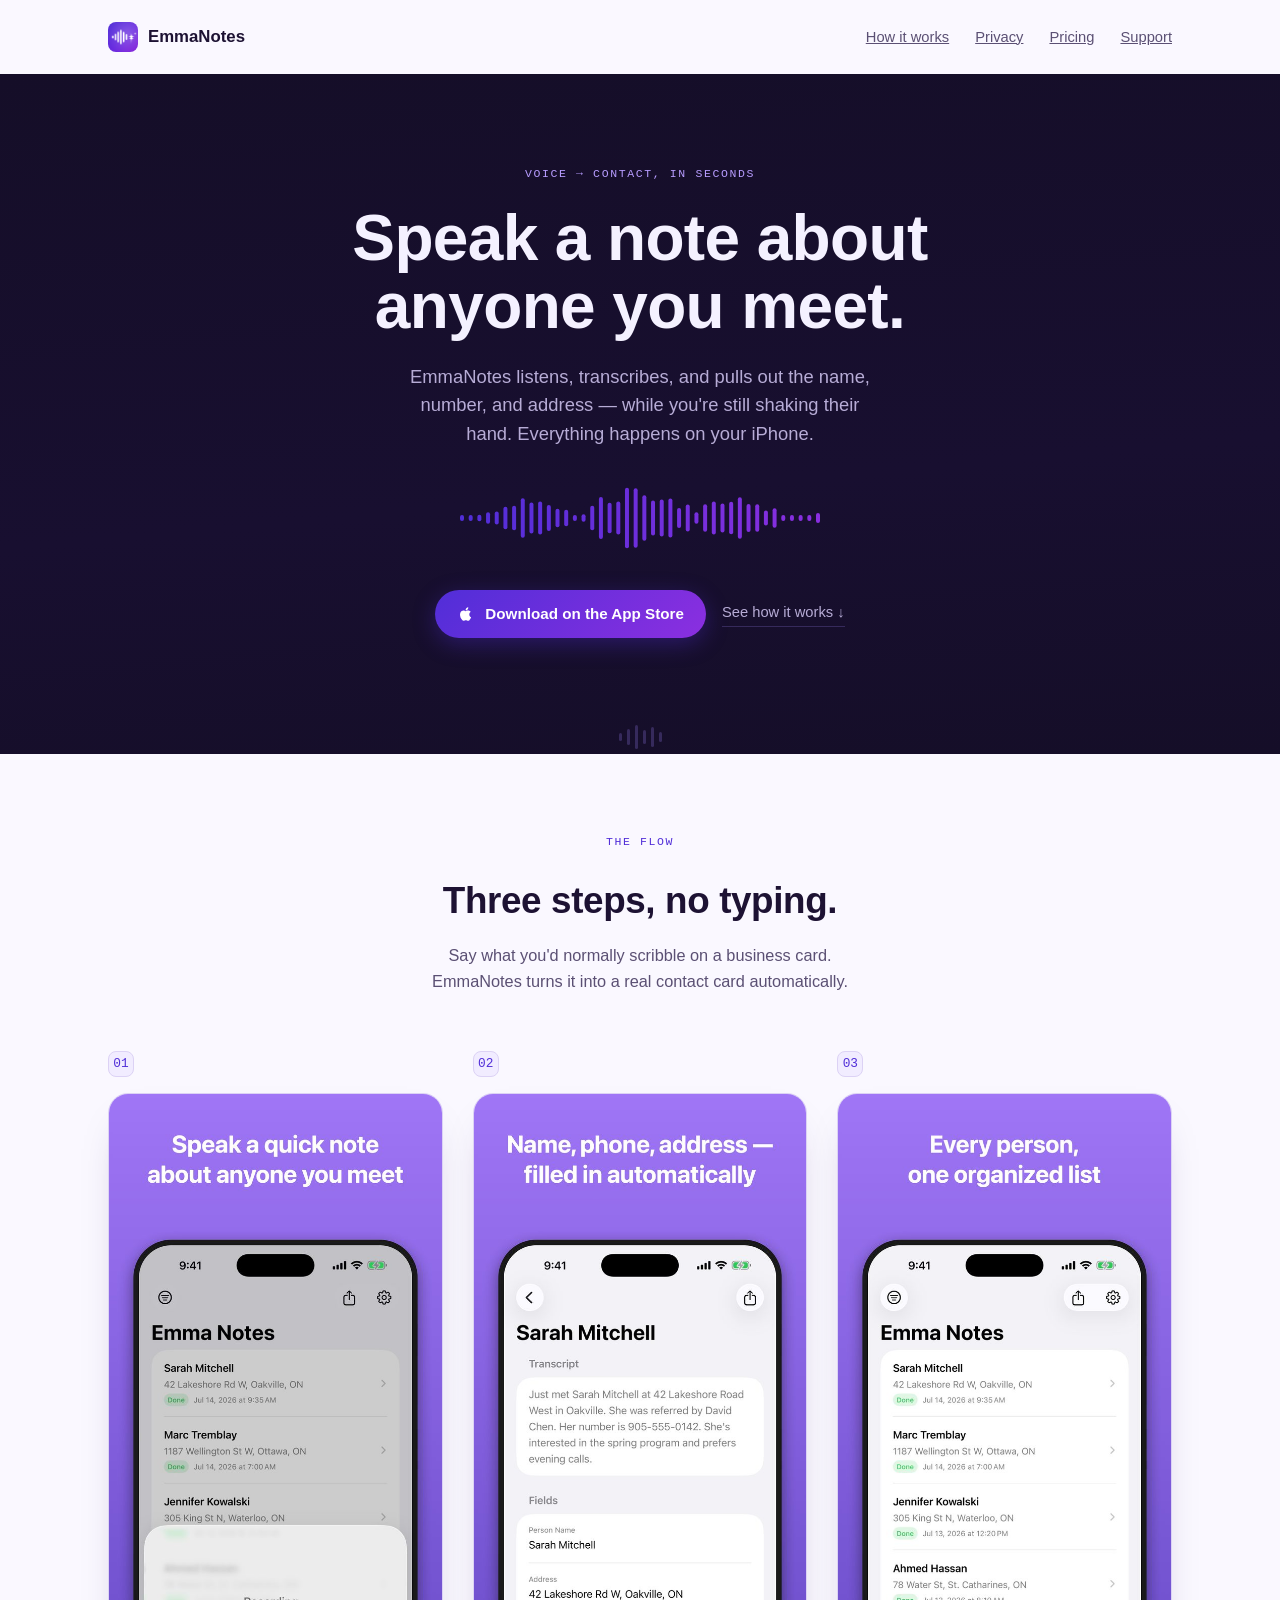
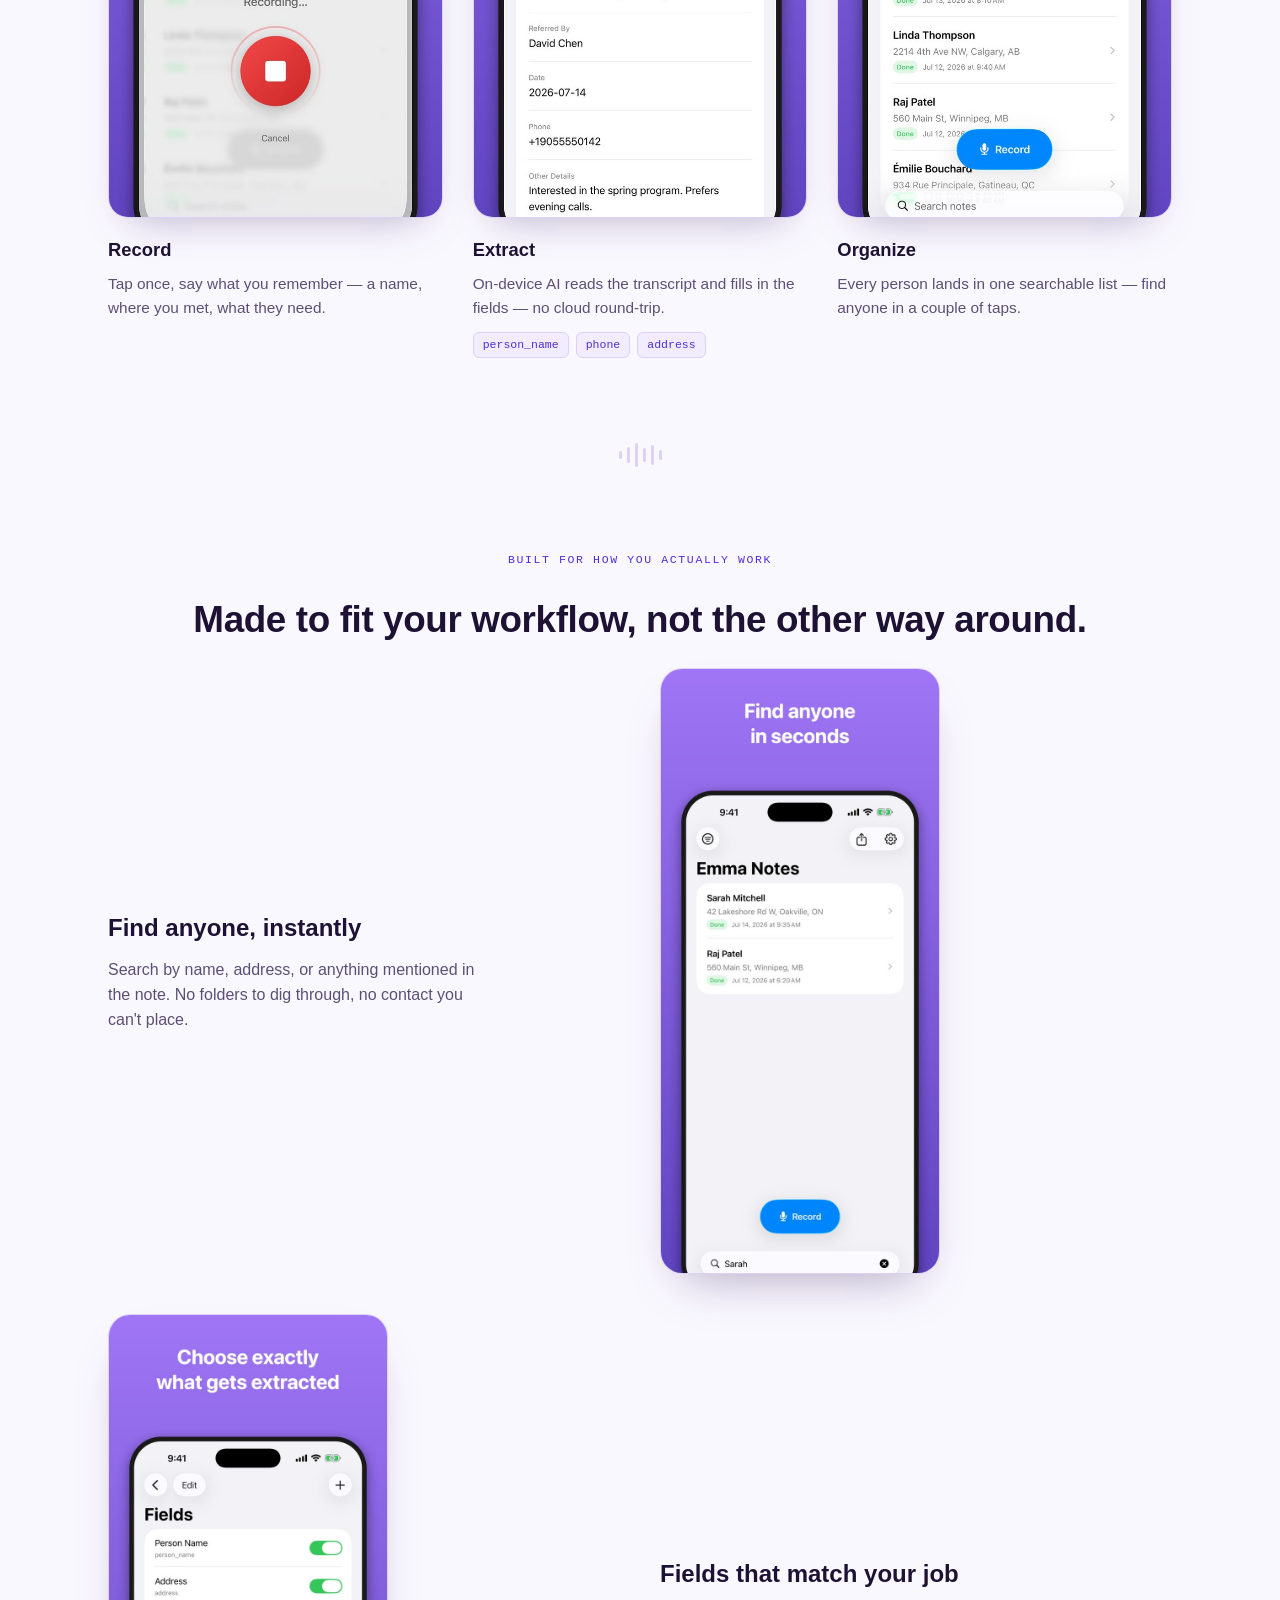
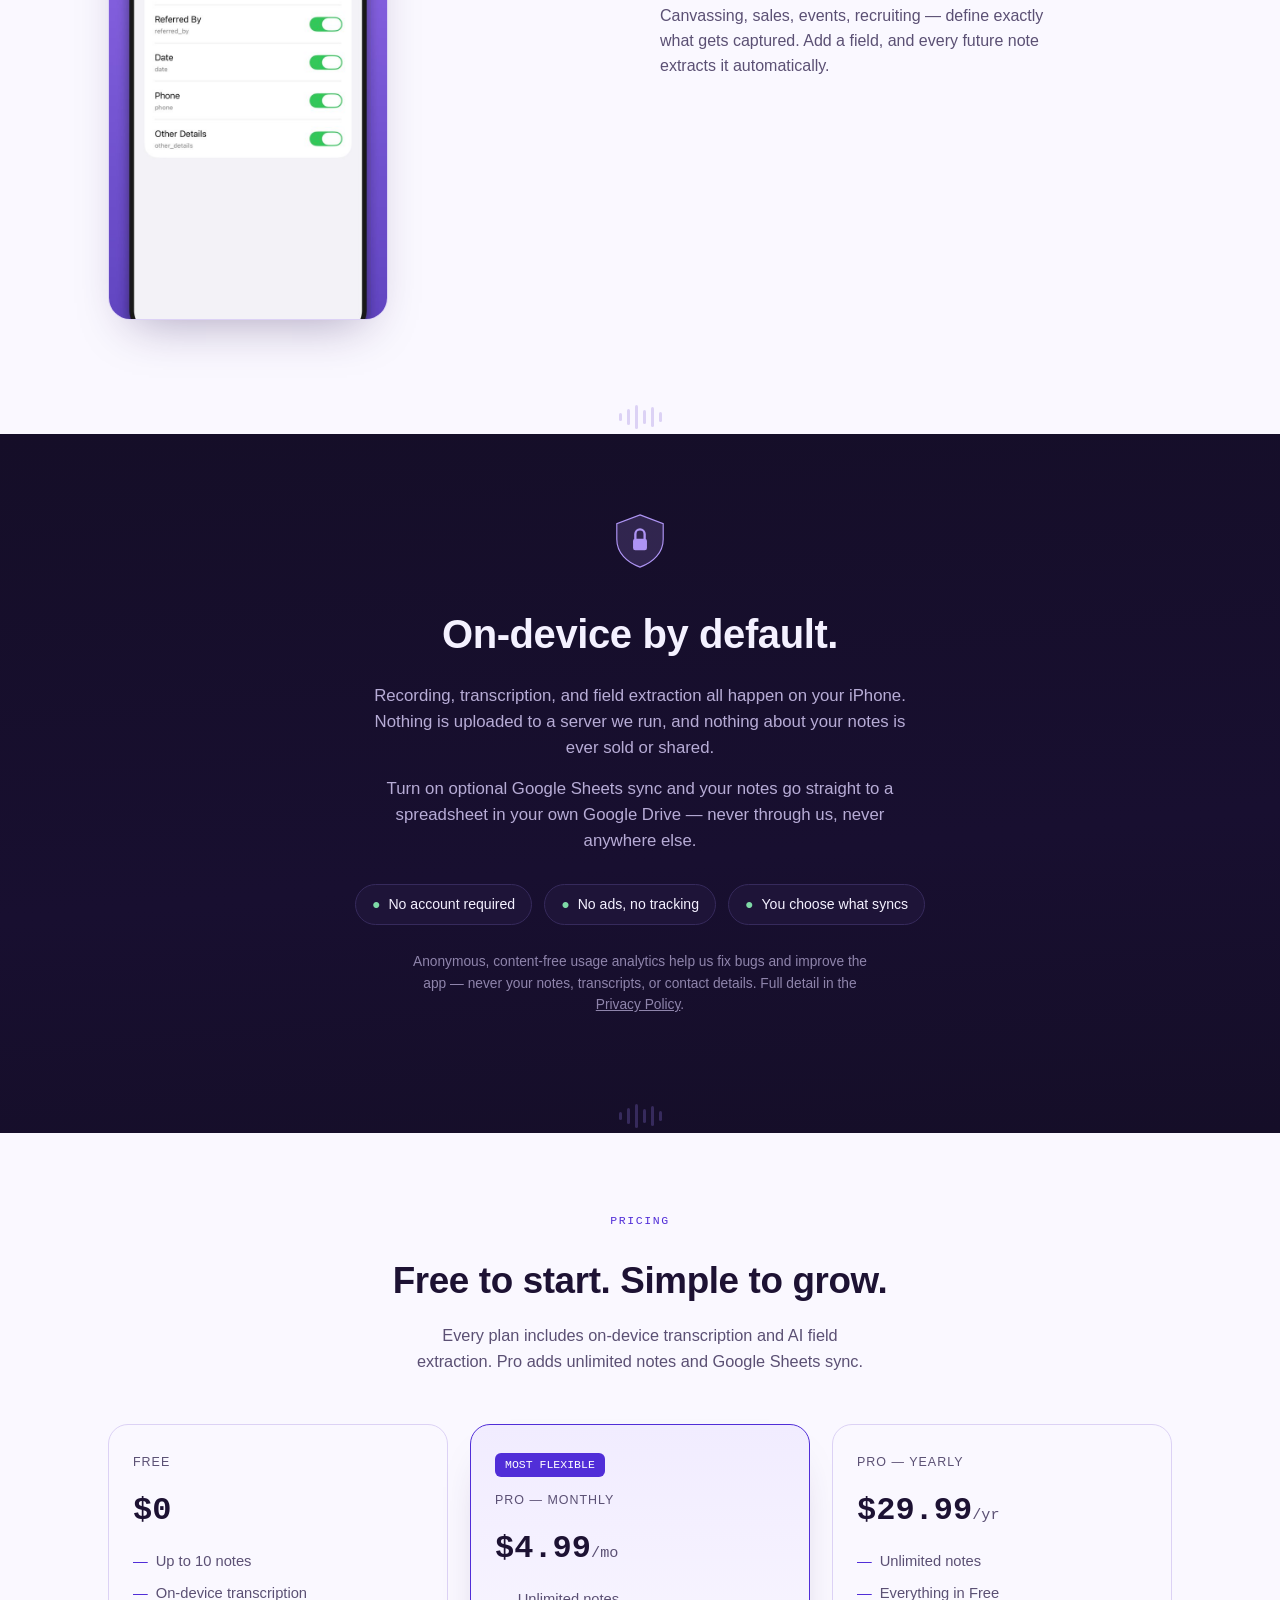
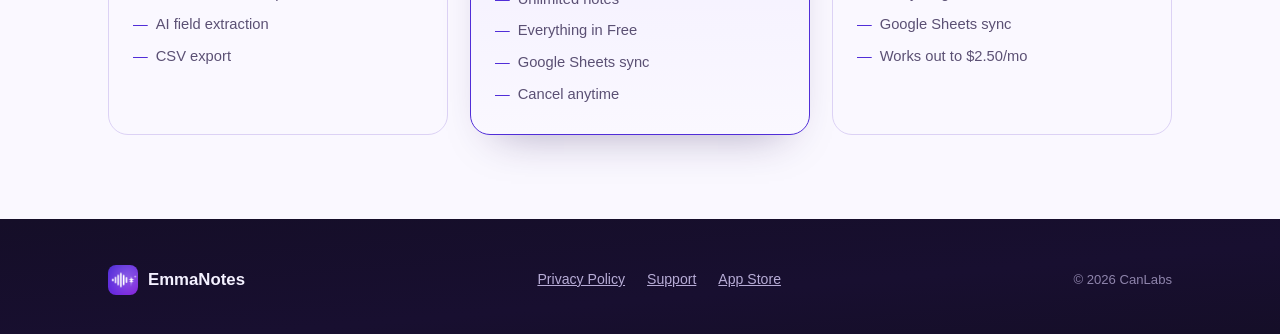
<file: index.html>
<!doctype html>
<html lang="en">
<head>
<meta charset="utf-8">
<meta name="viewport" content="width=device-width, initial-scale=1">
<title>EmmaNotes — Speak a note about anyone you meet</title>
<meta name="description" content="EmmaNotes transcribes and organizes voice notes about people you meet, entirely on your iPhone.">
<link rel="icon" href="assets/icon.png">
<link rel="stylesheet" href="site.css">
<style>
  /* ---------- hero (ink band) ---------- */
  .hero { padding: 86px 0 70px; text-align: center; }
  .eyebrow {
    display: inline-block; font-size: 0.72rem; letter-spacing: 0.14em; text-transform: uppercase;
    color: var(--violet-glow); margin-bottom: 22px;
  }
  .hero h1 { font-size: clamp(2.4rem, 5.4vw, 4rem); line-height: 1.06; margin-bottom: 22px; }
  .hero .sub {
    max-width: 46ch; margin: 0 auto 34px; font-size: 1.15rem; color: var(--text-on-ink-dim);
  }
  canvas#wave { display: block; margin: 0 auto 36px; }
  .cta-row { display: flex; align-items: center; justify-content: center; gap: 16px; flex-wrap: wrap; margin-bottom: 12px; }
  .btn-store {
    display: inline-flex; align-items: center; gap: 10px;
    border-radius: 999px; padding: 12px 22px;
    font-size: 0.95rem; font-weight: 600; color: #fff; text-decoration: none;
    background: linear-gradient(135deg, var(--violet-deep), var(--violet-bright));
    box-shadow: 0 6px 22px rgba(81, 46, 216, 0.35);
    transition: transform 0.15s ease, box-shadow 0.15s ease;
  }
  .btn-store:hover { transform: translateY(-1px); box-shadow: 0 10px 28px rgba(81, 46, 216, 0.45); }
  .btn-store svg { width: 18px; height: 18px; fill: currentColor; }
  @media (prefers-reduced-motion: reduce) { .btn-store { transition: none; } .btn-store:hover { transform: none; } }
  .link-ghost {
    font-size: 0.92rem; color: var(--text-on-ink-dim); text-decoration: none; border-bottom: 1px solid var(--ink-line); padding-bottom: 2px;
  }
  .link-ghost:hover { color: var(--text-on-ink); border-color: var(--violet-glow); }

  /* ---------- how it works (paper band) ---------- */
  .band-paper { background: var(--paper); }
  .section-head { text-align: center; padding: 74px 0 10px; }
  .section-head .eyebrow { color: var(--violet-deep); }
  .section-head h2 { font-size: clamp(1.7rem, 3.4vw, 2.3rem); color: var(--text-on-paper); }
  .section-head p { max-width: 52ch; margin: 14px auto 0; color: var(--text-on-paper-dim); font-size: 1.02rem; }

  .steps { display: grid; grid-template-columns: repeat(3, 1fr); gap: 30px; padding: 46px 0 80px; }
  @media (max-width: 860px) { .steps { grid-template-columns: 1fr; max-width: 380px; margin: 0 auto; } }
  .step { text-align: left; }
  .step .num {
    font-family: ui-monospace, "SF Mono", Menlo, monospace; font-size: 0.8rem; color: var(--violet-deep);
    background: var(--paper-raised); border: 1px solid var(--paper-line);
    display: inline-flex; align-items: center; justify-content: center;
    width: 26px; height: 26px; border-radius: 8px; margin-bottom: 16px;
  }
  .step .frame {
    border-radius: 20px; overflow: hidden; border: 1px solid var(--paper-line);
    box-shadow: 0 20px 40px -22px hsl(var(--shadow-color) / 0.35);
    margin-bottom: 18px;
  }
  .step .frame img { width: 100%; }
  .step h3 { font-size: 1.15rem; margin-bottom: 8px; }
  .step p { color: var(--text-on-paper-dim); font-size: 0.96rem; }
  .step .tags { display: flex; flex-wrap: wrap; gap: 7px; margin-top: 12px; }
  .tag {
    font-family: ui-monospace, "SF Mono", Menlo, monospace; font-size: 0.72rem;
    background: var(--paper-raised); border: 1px solid var(--paper-line); color: var(--violet-deep);
    padding: 3px 9px; border-radius: 6px;
  }

  /* ---------- features (paper, two-up) ---------- */
  .features { display: grid; grid-template-columns: 1fr 1fr; gap: 40px; padding: 10px 0 80px; align-items: center; }
  @media (max-width: 860px) { .features { grid-template-columns: 1fr; } }
  .feature-row { display: contents; }
  @media (max-width: 860px) { .feature-row { display: grid; gap: 40px; margin-bottom: 20px; } }
  .feature-text h3 { font-size: 1.5rem; margin-bottom: 12px; }
  .feature-text p { color: var(--text-on-paper-dim); font-size: 1rem; max-width: 44ch; }
  .feature-img .frame {
    border-radius: 22px; overflow: hidden; border: 1px solid var(--paper-line);
    box-shadow: 0 24px 48px -24px hsl(var(--shadow-color) / 0.4);
    max-width: 280px;
  }
  .feature-img .frame img { width: 100%; }
  .feature-img { display: flex; }
  .feature-row:nth-of-type(2) .feature-img { justify-content: flex-start; }
  .feature-row:nth-of-type(2) .feature-text { order: 2; }

  /* ---------- privacy (ink band) ---------- */
  .privacy { padding: 78px 0 84px; text-align: center; }
  .shield { width: 58px; height: 58px; margin: 0 auto 26px; opacity: 0.95; }
  .privacy h2 { font-size: clamp(1.9rem, 3.6vw, 2.5rem); margin-bottom: 18px; }
  .privacy p { max-width: 58ch; margin: 0 auto; color: var(--text-on-ink-dim); font-size: 1.05rem; }
  .privacy p + p { margin-top: 14px; }
  .privacy .fine { max-width: 60ch; margin: 26px auto 0; font-size: 0.86rem; color: var(--text-on-ink-dim); opacity: 0.75; }
  .chips { display: flex; justify-content: center; gap: 12px; flex-wrap: wrap; margin: 30px 0 6px; }
  .chip {
    display: inline-flex; align-items: center; gap: 8px;
    border: 1px solid var(--ink-line); background: var(--ink-raised);
    border-radius: 999px; padding: 9px 16px; font-size: 0.88rem; color: var(--text-on-ink);
  }
  .chip .ok { color: #7ED9A6; }

  /* ---------- pricing (paper) ---------- */
  .pricing-grid { display: grid; grid-template-columns: repeat(3, 1fr); gap: 22px; padding: 40px 0 84px; }
  @media (max-width: 860px) { .pricing-grid { grid-template-columns: 1fr; max-width: 380px; margin: 0 auto; } }
  .plan {
    border: 1px solid var(--paper-line); border-radius: 20px; padding: 28px 24px;
    background: var(--paper);
    display: flex; flex-direction: column; gap: 14px;
  }
  .plan.pro {
    border-color: var(--violet-deep);
    background: linear-gradient(180deg, var(--paper-raised), var(--paper));
    box-shadow: 0 22px 44px -26px hsl(var(--shadow-color) / 0.4);
  }
  .plan .kicker { font-size: 0.78rem; letter-spacing: 0.08em; text-transform: uppercase; color: var(--text-on-paper-dim); }
  .plan .price { font-family: ui-monospace, "SF Mono", Menlo, monospace; font-variant-numeric: tabular-nums; font-size: 2rem; font-weight: 600; }
  .plan .price small { font-size: 0.95rem; font-weight: 400; color: var(--text-on-paper-dim); }
  .plan ul { list-style: none; display: flex; flex-direction: column; gap: 9px; font-size: 0.92rem; color: var(--text-on-paper-dim); }
  .plan ul li::before { content: "—"; color: var(--violet-deep); margin-right: 8px; }
  .plan .tier-label {
    align-self: flex-start; font-size: 0.72rem; font-family: ui-monospace, "SF Mono", Menlo, monospace;
    background: var(--violet-deep); color: white; padding: 3px 10px; border-radius: 6px;
  }
</style>
</head>
<body>


<nav class="top">
  <div class="brand">
    <img src="assets/icon.png" alt="">
    EmmaNotes
  </div>
  <div class="links">
    <a href="#how">How it works</a>
    <a href="#privacy">Privacy</a>
    <a href="#pricing">Pricing</a>
    <a href="support.html">Support</a>
  </div>
</nav>

<section class="band-ink">
  <div class="wrap hero">
    <span class="eyebrow mono">Voice → contact, in seconds</span>
    <h1 class="display">Speak a note about<br>anyone you meet.</h1>
    <p class="sub">EmmaNotes listens, transcribes, and pulls out the name, number, and address — while you're still shaking their hand. Everything happens on your iPhone.</p>
    <canvas id="wave" width="360" height="72"></canvas>
    <div class="cta-row">
      <a class="btn-store" href="https://apps.apple.com/ca/app/emmanotes/id6790657989" target="_blank" rel="noopener">
        <svg viewBox="0 0 24 24" aria-hidden="true"><path d="M16.37 12.6c-.02-2.3 1.88-3.4 1.96-3.46-1.07-1.56-2.73-1.78-3.32-1.8-1.41-.14-2.76.83-3.48.83-.72 0-1.82-.81-3-.79-1.54.02-2.96.9-3.76 2.28-1.6 2.78-.41 6.9 1.15 9.16.76 1.1 1.67 2.34 2.86 2.3 1.15-.05 1.58-.74 2.97-.74 1.38 0 1.77.74 2.98.72 1.23-.02 2.01-1.12 2.76-2.23.87-1.28 1.23-2.52 1.25-2.58-.03-.01-2.4-.92-2.42-3.65zM14.1 5.86c.63-.77 1.06-1.83.94-2.89-.91.04-2.01.61-2.66 1.37-.58.67-1.09 1.75-.96 2.79 1.02.08 2.05-.52 2.68-1.27z"/></svg>
        Download on the App Store
      </a>
      <a class="link-ghost" href="#how">See how it works ↓</a>
    </div>
  </div>
  <div class="wave-divider" aria-hidden="true"><span></span><span></span><span></span><span></span><span></span><span></span></div>
</section>

<section class="band-paper" id="how">
  <div class="wrap">
    <div class="section-head">
      <span class="eyebrow mono">The flow</span>
      <h2 class="display">Three steps, no typing.</h2>
      <p>Say what you'd normally scribble on a business card. EmmaNotes turns it into a real contact card automatically.</p>
    </div>
    <div class="steps">
      <div class="step">
        <span class="num mono">01</span>
        <div class="frame"><img src="assets/1-record.jpg" alt="Recording a voice note in EmmaNotes"></div>
        <h3>Record</h3>
        <p>Tap once, say what you remember — a name, where you met, what they need.</p>
      </div>
      <div class="step">
        <span class="num mono">02</span>
        <div class="frame"><img src="assets/2-fields.jpg" alt="EmmaNotes filling in structured fields from a transcript"></div>
        <h3>Extract</h3>
        <p>On-device AI reads the transcript and fills in the fields — no cloud round-trip.</p>
        <div class="tags"><span class="tag">person_name</span><span class="tag">phone</span><span class="tag">address</span></div>
      </div>
      <div class="step">
        <span class="num mono">03</span>
        <div class="frame"><img src="assets/3-list.jpg" alt="A searchable list of organized notes in EmmaNotes"></div>
        <h3>Organize</h3>
        <p>Every person lands in one searchable list — find anyone in a couple of taps.</p>
      </div>
    </div>
  </div>
  <div class="wave-divider" aria-hidden="true"><span></span><span></span><span></span><span></span><span></span><span></span></div>
</section>

<section class="band-paper">
  <div class="wrap">
    <div class="section-head">
      <span class="eyebrow mono">Built for how you actually work</span>
      <h2 class="display">Made to fit your workflow, not the other way around.</h2>
    </div>
    <div class="features">
      <div class="feature-row">
        <div class="feature-text">
          <h3>Find anyone, instantly</h3>
          <p>Search by name, address, or anything mentioned in the note. No folders to dig through, no contact you can't place.</p>
        </div>
        <div class="feature-img"><div class="frame"><img src="assets/4-search.jpg" alt="Searching notes in EmmaNotes"></div></div>
      </div>
      <div class="feature-row">
        <div class="feature-text">
          <h3>Fields that match your job</h3>
          <p>Canvassing, sales, events, recruiting — define exactly what gets captured. Add a field, and every future note extracts it automatically.</p>
        </div>
        <div class="feature-img"><div class="frame"><img src="assets/5-custom.jpg" alt="Customizing extracted fields in EmmaNotes"></div></div>
      </div>
    </div>
  </div>
  <div class="wave-divider" aria-hidden="true"><span></span><span></span><span></span><span></span><span></span><span></span></div>
</section>

<section class="band-ink" id="privacy">
  <div class="wrap privacy">
    <svg class="shield" viewBox="0 0 100 100" fill="none" xmlns="http://www.w3.org/2000/svg" aria-hidden="true">
      <path d="M50 5L90 20V47C90 70 73 87 50 95C27 87 10 70 10 47V20L50 5Z" fill="var(--violet-glow)" opacity="0.18"/>
      <path d="M50 5L90 20V47C90 70 73 87 50 95C27 87 10 70 10 47V20L50 5Z" stroke="var(--violet-glow)" stroke-width="2"/>
      <rect x="38" y="46" width="24" height="20" rx="4" fill="var(--violet-glow)"/>
      <path d="M42 46V38a8 8 0 0 1 16 0v8" stroke="var(--violet-glow)" stroke-width="4" stroke-linecap="round"/>
    </svg>
    <h2 class="display">On-device by default.</h2>
    <p>Recording, transcription, and field extraction all happen on your iPhone. Nothing is uploaded to a server we run, and nothing about your notes is ever sold or shared.</p>
    <p>Turn on optional Google Sheets sync and your notes go straight to a spreadsheet in your own Google Drive — never through us, never anywhere else.</p>
    <div class="chips">
      <span class="chip"><span class="ok">●</span> No account required</span>
      <span class="chip"><span class="ok">●</span> No ads, no tracking</span>
      <span class="chip"><span class="ok">●</span> You choose what syncs</span>
    </div>
    <p class="fine">Anonymous, content-free usage analytics help us fix bugs and improve the app — never your notes, transcripts, or contact details. Full detail in the <a href="privacy.html" style="text-decoration:underline;">Privacy Policy</a>.</p>
  </div>
  <div class="wave-divider" aria-hidden="true"><span></span><span></span><span></span><span></span><span></span><span></span></div>
</section>

<section class="band-paper" id="pricing">
  <div class="wrap">
    <div class="section-head">
      <span class="eyebrow mono">Pricing</span>
      <h2 class="display">Free to start. Simple to grow.</h2>
      <p>Every plan includes on-device transcription and AI field extraction. Pro adds unlimited notes and Google Sheets sync.</p>
    </div>
    <div class="pricing-grid">
      <div class="plan">
        <span class="kicker">Free</span>
        <div class="price">$0</div>
        <ul>
          <li>Up to 10 notes</li>
          <li>On-device transcription</li>
          <li>AI field extraction</li>
          <li>CSV export</li>
        </ul>
      </div>
      <div class="plan pro">
        <span class="tier-label">MOST FLEXIBLE</span>
        <span class="kicker">Pro — Monthly</span>
        <div class="price">$4.99<small>/mo</small></div>
        <ul>
          <li>Unlimited notes</li>
          <li>Everything in Free</li>
          <li>Google Sheets sync</li>
          <li>Cancel anytime</li>
        </ul>
      </div>
      <div class="plan">
        <span class="kicker">Pro — Yearly</span>
        <div class="price">$29.99<small>/yr</small></div>
        <ul>
          <li>Unlimited notes</li>
          <li>Everything in Free</li>
          <li>Google Sheets sync</li>
          <li>Works out to $2.50/mo</li>
        </ul>
      </div>
    </div>
  </div>
</section>

<footer class="band-ink">
  <div class="wrap foot-row">
    <div class="brand"><img src="assets/icon.png" alt=""> EmmaNotes</div>
    <div class="foot-links">
      <a href="privacy.html">Privacy Policy</a>
      <a href="support.html">Support</a>
      <a href="https://apps.apple.com/ca/app/emmanotes/id6790657989" target="_blank" rel="noopener">App Store</a>
    </div>
    <div class="foot-copy">© 2026 CanLabs</div>
  </div>
</footer>

<script>
(function () {
  var canvas = document.getElementById('wave');
  if (!canvas) return;
  var ctx = canvas.getContext('2d');
  var dpr = Math.min(window.devicePixelRatio || 1, 2);
  var reduceMotion = window.matchMedia('(prefers-reduced-motion: reduce)').matches;
  var W = canvas.clientWidth, H = canvas.clientHeight;
  canvas.width = W * dpr; canvas.height = H * dpr;
  ctx.scale(dpr, dpr);

  var bars = 42;
  var barW = 4;
  var gap = (W - bars * barW) / (bars - 1);
  var heights = new Array(bars).fill(0).map(function (_, i) {
    var mid = bars / 2;
    var d = Math.abs(i - mid) / mid;
    return (1 - d * 0.75) * (0.35 + Math.random() * 0.4);
  });
  var phase = 0;

  function color(t) {
    // interpolate between violet-deep and violet-bright
    var c1 = [81, 46, 216], c2 = [139, 47, 224];
    var r = Math.round(c1[0] + (c2[0] - c1[0]) * t);
    var g = Math.round(c1[1] + (c2[1] - c1[1]) * t);
    var b = Math.round(c1[2] + (c2[2] - c1[2]) * t);
    return 'rgb(' + r + ',' + g + ',' + b + ')';
  }

  function draw() {
    ctx.clearRect(0, 0, W, H);
    for (var i = 0; i < bars; i++) {
      var base = heights[i];
      var wobble = reduceMotion ? 0 : Math.sin(phase + i * 0.5) * 0.18;
      var h = Math.max(6, (base + wobble) * H);
      var x = i * (barW + gap);
      var y = (H - h) / 2;
      ctx.fillStyle = color(i / bars);
      ctx.beginPath();
      if (ctx.roundRect) { ctx.roundRect(x, y, barW, h, 2); } else { ctx.rect(x, y, barW, h); }
      ctx.fill();
    }
  }

  draw();
  if (!reduceMotion) {
    (function loop() {
      phase += 0.045;
      draw();
      requestAnimationFrame(loop);
    })();
  }
})();
</script>

</body>
</html>
</file>
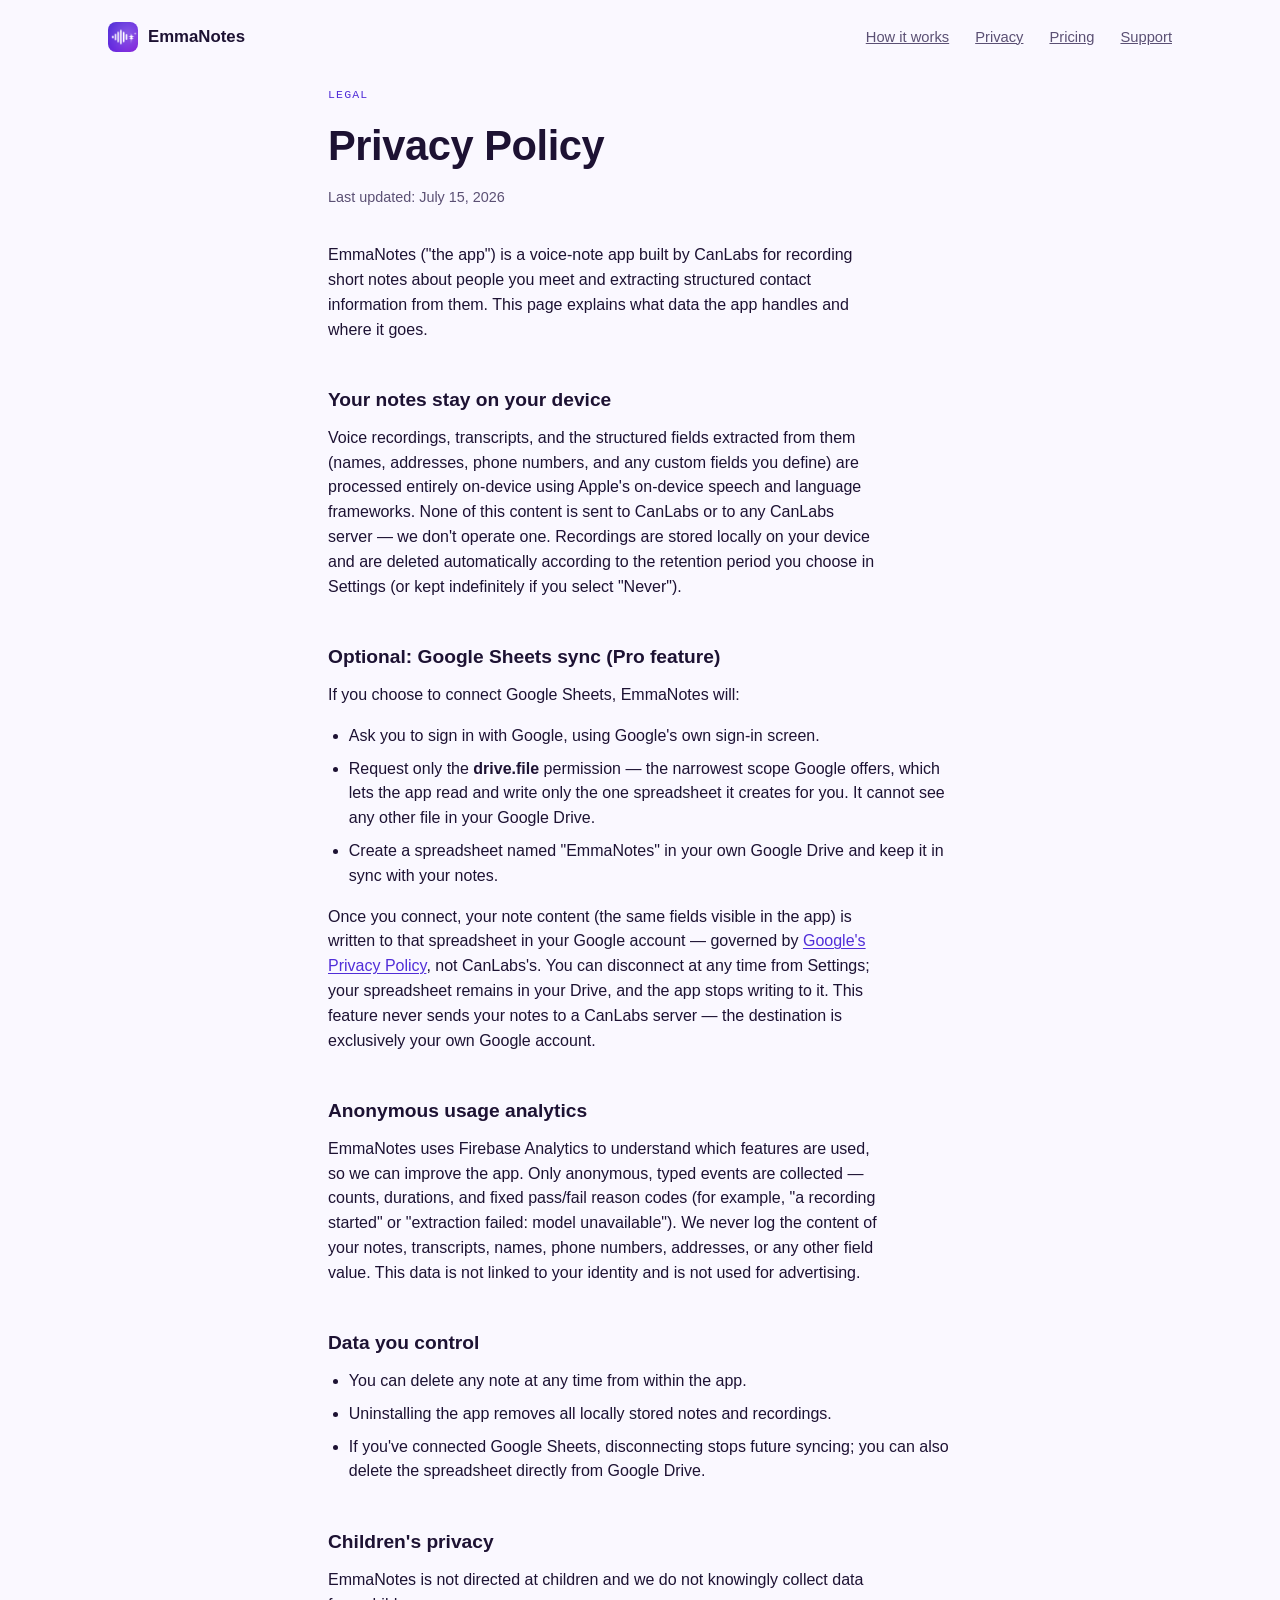
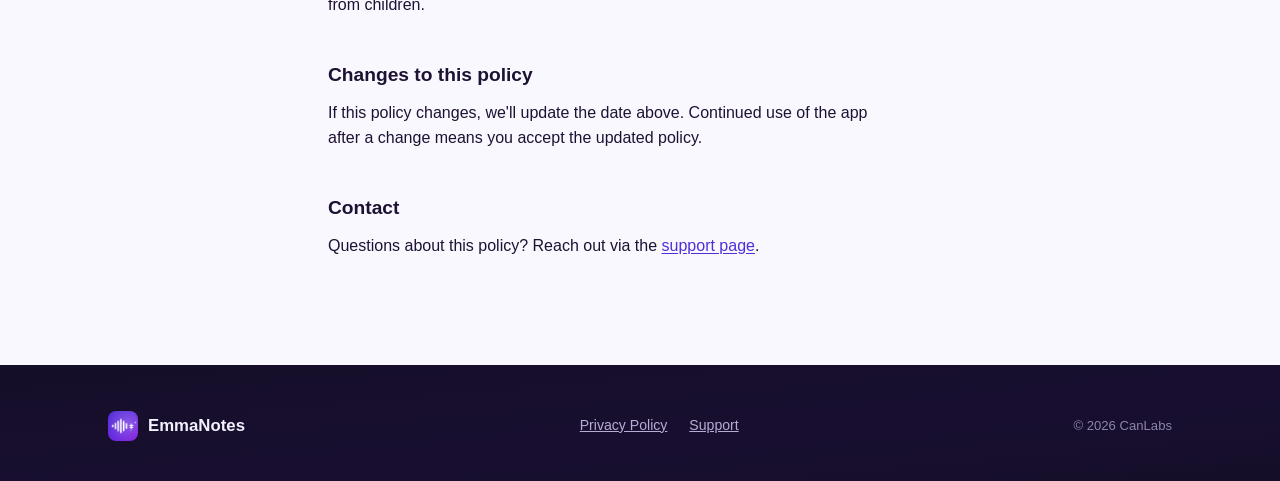
<file: privacy.html>
<!doctype html>
<html lang="en">
<head>
<meta charset="utf-8">
<meta name="viewport" content="width=device-width, initial-scale=1">
<title>EmmaNotes Privacy Policy</title>
<meta name="description" content="How EmmaNotes handles your data: on-device by default, optional Google Sheets sync, content-free analytics.">
<link rel="icon" href="assets/icon.png">
<link rel="stylesheet" href="site.css">
</head>
<body>

<nav class="top">
  <div class="brand"><img src="assets/icon.png" alt=""> EmmaNotes</div>
  <div class="links">
    <a href="index.html#how">How it works</a>
    <a href="index.html#privacy">Privacy</a>
    <a href="index.html#pricing">Pricing</a>
    <a href="support.html">Support</a>
  </div>
</nav>

<main class="doc">
  <span class="eyebrow mono">Legal</span>
  <h1 class="display">Privacy Policy</h1>
  <p class="updated">Last updated: July 15, 2026</p>

  <p>EmmaNotes ("the app") is a voice-note app built by CanLabs for recording
  short notes about people you meet and extracting structured contact
  information from them. This page explains what data the app handles and
  where it goes.</p>

  <h2>Your notes stay on your device</h2>
  <p>Voice recordings, transcripts, and the structured fields extracted from
  them (names, addresses, phone numbers, and any custom fields you define)
  are processed entirely on-device using Apple's on-device speech and
  language frameworks. None of this content is sent to CanLabs or to any
  CanLabs server — we don't operate one. Recordings are stored locally on
  your device and are deleted automatically according to the retention
  period you choose in Settings (or kept indefinitely if you select
  "Never").</p>

  <h2>Optional: Google Sheets sync (Pro feature)</h2>
  <p>If you choose to connect Google Sheets, EmmaNotes will:</p>
  <ul>
    <li>Ask you to sign in with Google, using Google's own sign-in screen.</li>
    <li>Request only the <strong>drive.file</strong> permission — the
        narrowest scope Google offers, which lets the app read and write
        only the one spreadsheet it creates for you. It cannot see any other
        file in your Google Drive.</li>
    <li>Create a spreadsheet named "EmmaNotes" in your own Google Drive and
        keep it in sync with your notes.</li>
  </ul>
  <p>Once you connect, your note content (the same fields visible in the
  app) is written to that spreadsheet in your Google account — governed
  by <a href="https://policies.google.com/privacy" target="_blank" rel="noopener">Google's Privacy Policy</a>,
  not CanLabs's. You can disconnect at any time from Settings; your
  spreadsheet remains in your Drive, and the app stops writing to it.
  This feature never sends your notes to a CanLabs server — the destination
  is exclusively your own Google account.</p>

  <h2>Anonymous usage analytics</h2>
  <p>EmmaNotes uses Firebase Analytics to understand which features are
  used, so we can improve the app. Only anonymous, typed events are
  collected — counts, durations, and fixed pass/fail reason codes (for
  example, "a recording started" or "extraction failed: model
  unavailable"). We never log the content of your notes, transcripts,
  names, phone numbers, addresses, or any other field value. This data is
  not linked to your identity and is not used for advertising.</p>

  <h2>Data you control</h2>
  <ul>
    <li>You can delete any note at any time from within the app.</li>
    <li>Uninstalling the app removes all locally stored notes and
        recordings.</li>
    <li>If you've connected Google Sheets, disconnecting stops future
        syncing; you can also delete the spreadsheet directly from Google
        Drive.</li>
  </ul>

  <h2>Children's privacy</h2>
  <p>EmmaNotes is not directed at children and we do not knowingly collect
  data from children.</p>

  <h2>Changes to this policy</h2>
  <p>If this policy changes, we'll update the date above. Continued use of
  the app after a change means you accept the updated policy.</p>

  <h2>Contact</h2>
  <p>Questions about this policy? Reach out via the
  <a href="support.html">support page</a>.</p>
</main>

<footer class="band-ink">
  <div class="wrap foot-row">
    <div class="brand"><img src="assets/icon.png" alt=""> EmmaNotes</div>
    <div class="foot-links">
      <a href="privacy.html">Privacy Policy</a>
      <a href="support.html">Support</a>
    </div>
    <div class="foot-copy">© 2026 CanLabs</div>
  </div>
</footer>

</body>
</html>
</file>
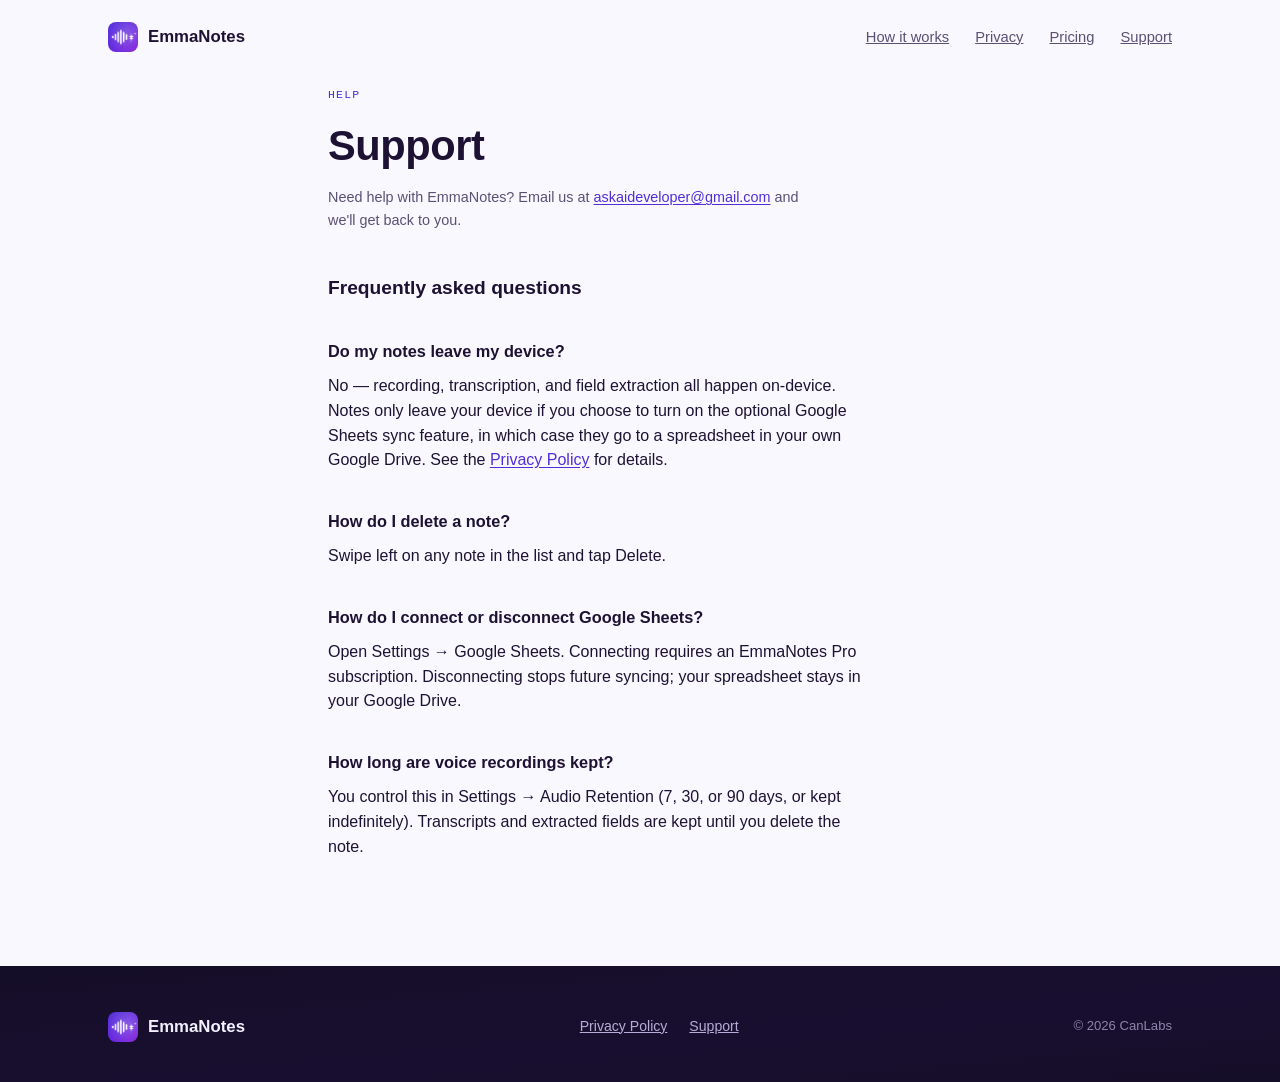
<file: support.html>
<!doctype html>
<html lang="en">
<head>
<meta charset="utf-8">
<meta name="viewport" content="width=device-width, initial-scale=1">
<title>EmmaNotes Support</title>
<meta name="description" content="Get help with EmmaNotes — contact us or check frequently asked questions.">
<link rel="icon" href="assets/icon.png">
<link rel="stylesheet" href="site.css">
</head>
<body>

<nav class="top">
  <div class="brand"><img src="assets/icon.png" alt=""> EmmaNotes</div>
  <div class="links">
    <a href="index.html#how">How it works</a>
    <a href="index.html#privacy">Privacy</a>
    <a href="index.html#pricing">Pricing</a>
    <a href="support.html">Support</a>
  </div>
</nav>

<main class="doc">
  <span class="eyebrow mono">Help</span>
  <h1 class="display">Support</h1>
  <p class="updated dim">Need help with EmmaNotes? Email us at
  <a href="mailto:askaideveloper@gmail.com">askaideveloper@gmail.com</a>
  and we'll get back to you.</p>

  <h2>Frequently asked questions</h2>

  <div class="faq-item">
    <h2>Do my notes leave my device?</h2>
    <p>No — recording, transcription, and field extraction all happen
    on-device. Notes only leave your device if you choose to turn on the
    optional Google Sheets sync feature, in which case they go to a
    spreadsheet in your own Google Drive. See the
    <a href="privacy.html">Privacy Policy</a> for details.</p>
  </div>

  <div class="faq-item">
    <h2>How do I delete a note?</h2>
    <p>Swipe left on any note in the list and tap Delete.</p>
  </div>

  <div class="faq-item">
    <h2>How do I connect or disconnect Google Sheets?</h2>
    <p>Open Settings → Google Sheets. Connecting requires an EmmaNotes Pro
    subscription. Disconnecting stops future syncing; your spreadsheet stays
    in your Google Drive.</p>
  </div>

  <div class="faq-item">
    <h2>How long are voice recordings kept?</h2>
    <p>You control this in Settings → Audio Retention (7, 30, or 90 days, or
    kept indefinitely). Transcripts and extracted fields are kept until you
    delete the note.</p>
  </div>
</main>

<footer class="band-ink">
  <div class="wrap foot-row">
    <div class="brand"><img src="assets/icon.png" alt=""> EmmaNotes</div>
    <div class="foot-links">
      <a href="privacy.html">Privacy Policy</a>
      <a href="support.html">Support</a>
    </div>
    <div class="foot-copy">© 2026 CanLabs</div>
  </div>
</footer>

</body>
</html>
</file>
<file: site.css>
/* Shared across every page: tokens, nav, footer, wave-divider, base type.
   Page-specific layout (landing sections, doc content) lives inline per page. */

:root {
  --ink: #150E28;
  --ink-raised: #1E1438;
  --ink-line: #362A5C;
  --paper: #FAF8FF;
  --paper-raised: #F1ECFF;
  --paper-line: #DCD2F5;
  --violet-deep: #512ED8;
  --violet-bright: #8B2FE0;
  --violet-glow: #B79CFF;
  --text-on-paper: #1D1233;
  --text-on-paper-dim: #5B5074;
  --text-on-ink: #F4F1FF;
  --text-on-ink-dim: #B7ACD6;
  --shadow-color: 262deg 60% 20%;
}
:root[data-theme="dark"] { color-scheme: dark; }
:root[data-theme="light"] { color-scheme: light; }
@media (prefers-color-scheme: dark) {
  :root:not([data-theme="light"]) { color-scheme: dark; }
}

* { box-sizing: border-box; margin: 0; padding: 0; }
html { scroll-behavior: smooth; }
body {
  background: var(--paper);
  color: var(--text-on-paper);
  font-family: -apple-system, BlinkMacSystemFont, "Segoe UI", Roboto, Helvetica, Arial, sans-serif;
  line-height: 1.55;
  -webkit-font-smoothing: antialiased;
  overflow-x: hidden;
}
.display {
  font-family: ui-rounded, -apple-system, BlinkMacSystemFont, "SF Pro Rounded", "Helvetica Neue", sans-serif;
  font-weight: 800;
  letter-spacing: -0.01em;
  text-wrap: balance;
}
.mono { font-family: ui-monospace, "SF Mono", "Cascadia Code", Menlo, monospace; }
a { color: inherit; }
img { max-width: 100%; display: block; }
.wrap { max-width: 1120px; margin: 0 auto; padding: 0 28px; }
section { position: relative; }

/* ---------- waveform divider ---------- */
.wave-divider { display: flex; align-items: center; justify-content: center; gap: 5px; height: 34px; }
.wave-divider span {
  width: 3px; border-radius: 3px;
  background: var(--divider-color, var(--paper-line));
  animation: wave-pulse 2.6s ease-in-out infinite;
}
@media (prefers-reduced-motion: reduce) { .wave-divider span { animation: none; } }
.wave-divider span:nth-child(1) { height: 8px;  animation-delay: -1.9s; }
.wave-divider span:nth-child(2) { height: 16px; animation-delay: -1.5s; }
.wave-divider span:nth-child(3) { height: 24px; animation-delay: -1.1s; }
.wave-divider span:nth-child(4) { height: 14px; animation-delay: -0.7s; }
.wave-divider span:nth-child(5) { height: 20px; animation-delay: -0.3s; }
.wave-divider span:nth-child(6) { height: 10px; animation-delay: 0s; }
@keyframes wave-pulse { 0%,100% { transform: scaleY(0.55); opacity: .55; } 50% { transform: scaleY(1); opacity: 1; } }
.band-ink .wave-divider { --divider-color: var(--ink-line); }

/* ---------- nav ---------- */
nav.top {
  display: flex; align-items: center; justify-content: space-between;
  padding: 22px 28px; max-width: 1120px; margin: 0 auto;
}
.brand { display: flex; align-items: center; gap: 10px; font-weight: 800; font-size: 1.05rem; }
.brand img { width: 30px; height: 30px; border-radius: 8px; }
nav.top .links { display: flex; gap: 26px; font-size: 0.92rem; color: var(--text-on-paper-dim); }
nav.top .links a:hover { color: var(--violet-deep); }

.band-ink { background: linear-gradient(175deg, var(--ink) 0%, #180F30 60%, var(--ink) 100%); color: var(--text-on-ink); }
.band-paper { background: var(--paper); }

/* ---------- footer ---------- */
footer.band-ink { padding: 46px 0 40px; }
.foot-row { display: flex; align-items: center; justify-content: space-between; flex-wrap: wrap; gap: 18px; }
.foot-links { display: flex; gap: 22px; font-size: 0.88rem; color: var(--text-on-ink-dim); }
.foot-links a:hover { color: var(--text-on-ink); }
.foot-copy { font-size: 0.82rem; color: var(--text-on-ink-dim); opacity: 0.75; }

:focus-visible { outline: 2px solid var(--violet-glow); outline-offset: 3px; }

/* ---------- doc content (privacy / support) ---------- */
.doc { max-width: 680px; margin: 0 auto; padding: 12px 28px 90px; }
.doc .eyebrow {
  display: block; font-size: 0.72rem; letter-spacing: 0.1em; text-transform: uppercase;
  color: var(--violet-deep); margin-bottom: 10px;
}
.doc h1 { font-size: clamp(2rem, 4.2vw, 2.6rem); margin-bottom: 8px; }
.doc .updated { color: var(--text-on-paper-dim); font-size: 0.9rem; margin-bottom: 2.4em; }
.doc h2 { font-size: 1.2rem; margin-top: 2.2em; margin-bottom: 0.6em; }
.doc p { margin-bottom: 1em; max-width: 62ch; color: var(--text-on-paper); }
.doc p.dim { color: var(--text-on-paper-dim); }
.doc ul { padding-left: 1.3em; margin-bottom: 1em; }
.doc li { margin-bottom: 0.5em; }
.doc a { color: var(--violet-deep); text-decoration: underline; text-underline-offset: 2px; }
.doc a:hover { color: var(--violet-bright); }
.doc strong { font-weight: 650; }
.faq-item { margin-top: 1.8em; }
.faq-item h2 { font-size: 1.02rem; }
</file>
